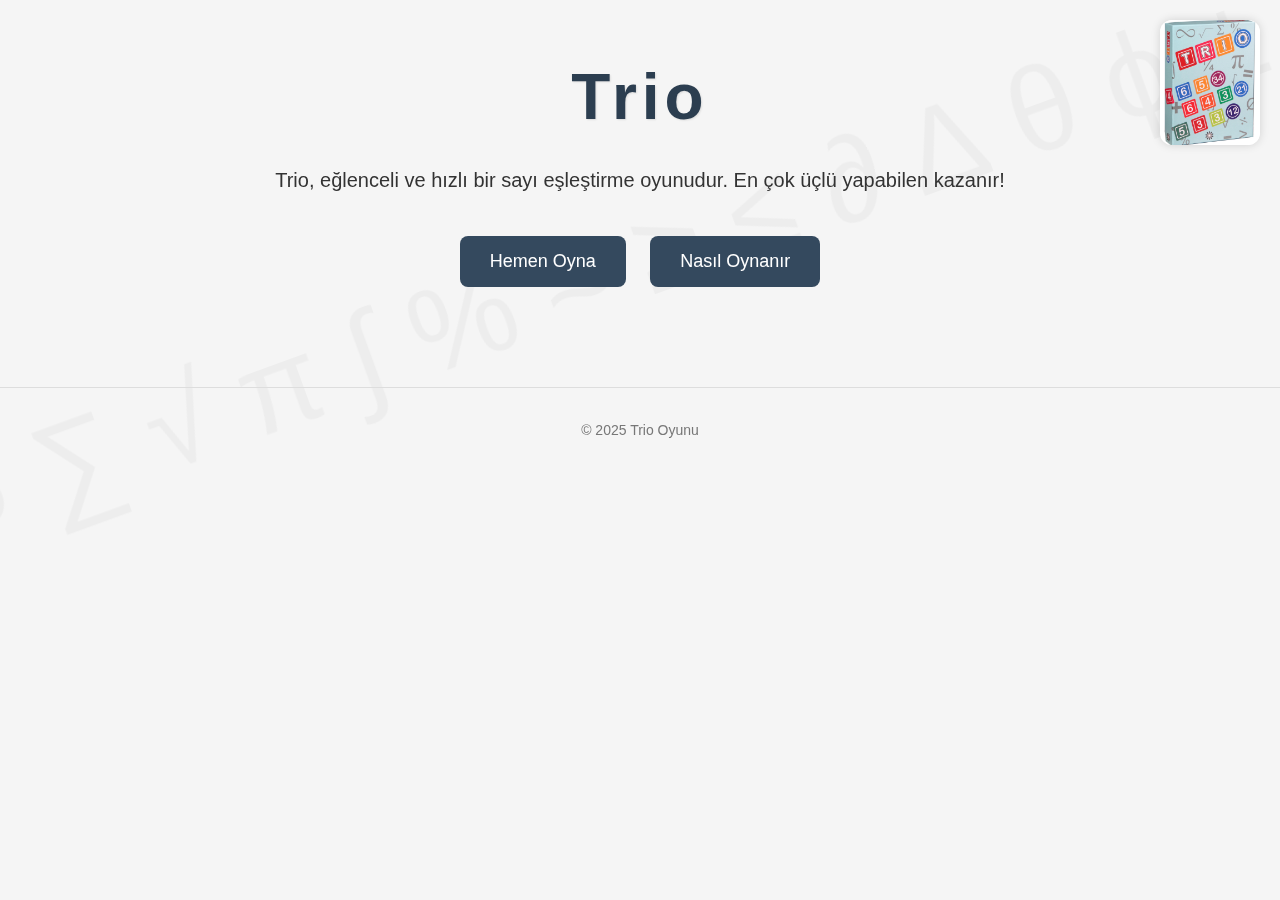
<file: index.html>
<!DOCTYPE html>
<html lang="tr">
<head>
  <meta charset="UTF-8">
  <meta name="viewport" content="width=device-width, initial-scale=1">
  <title>Trio | Sayı Eşleştirme Oyunu</title>
  <link rel="stylesheet" href="style.css">
</head>
<body>

  <img src="trio-game.jpg" alt="Trio Oyun Görseli" class="game-image">

  <div class="container">
    <h1 class="game-title">Trio</h1>

    <section class="description">
      <p>Trio, eğlenceli ve hızlı bir sayı eşleştirme oyunudur. En çok üçlü yapabilen kazanır!</p>
    </section>

    <div class="buttons">
      <button onclick="playGame()">Hemen Oyna</button>
      <button onclick="location.href='howtoplay.html'">Nasıl Oynanır</button>
    </div>
  </div>

  <footer>
    <p>© 2025 Trio Oyunu</p>
  </footer>

  <script src="app.js"></script>
</body>
</html>
</file>
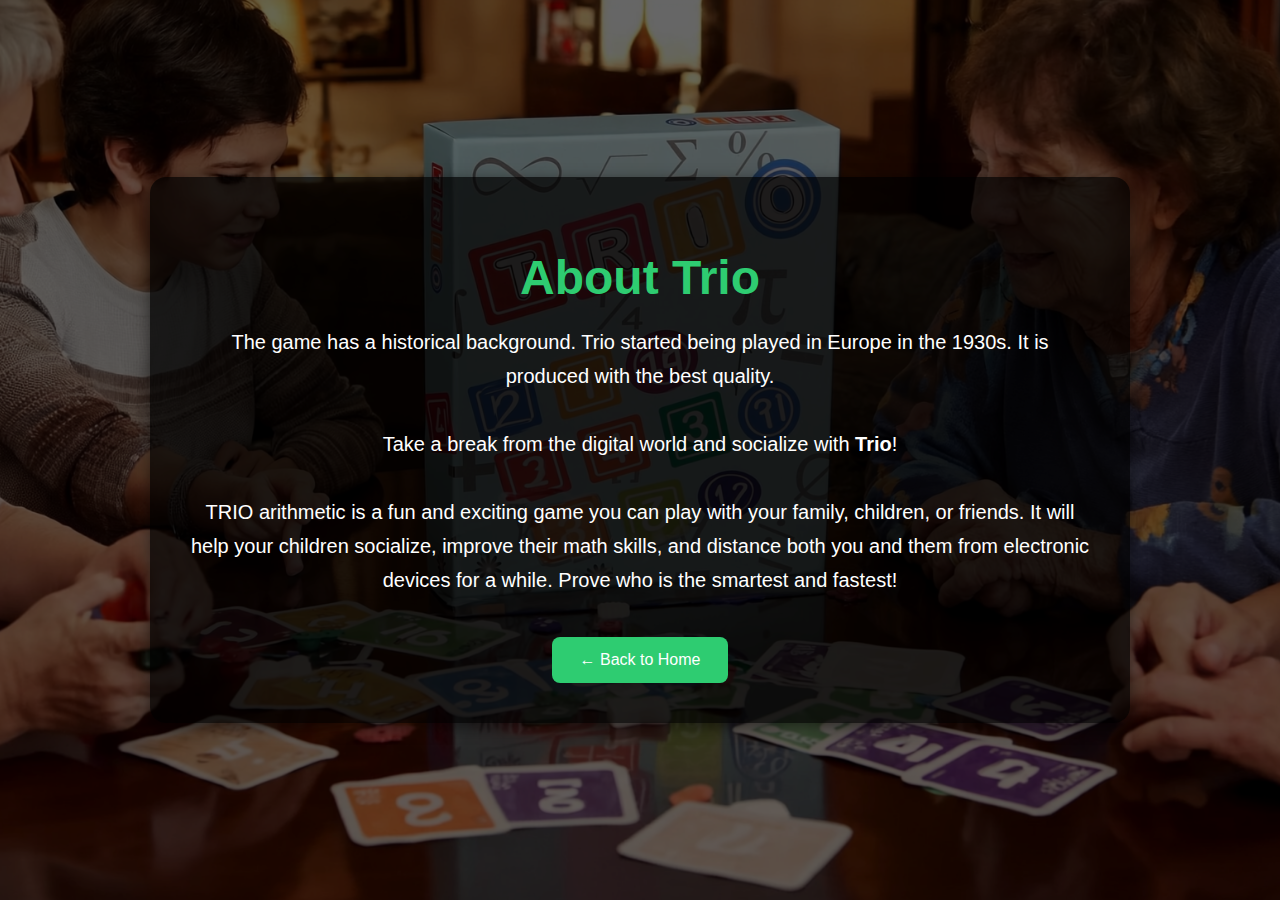
<file: aboutus.html>
<html lang="en">
<head>
  <meta charset="UTF-8">
  <title>About Us - Trio</title>
  <link rel="stylesheet" href="aboutus.css">
</head>
<body>
  <div class="overlay">
    <div class="container">
      <h1>About Trio</h1>
      <p>
        The game has a historical background. Trio started being played in Europe in the 1930s. 
        It is produced with the best quality.<br><br>
        Take a break from the digital world and socialize with <strong>Trio</strong>!
        <br><br>
        TRIO arithmetic is a fun and exciting game you can play with your family, children, or friends. 
        It will help your children socialize, improve their math skills, and distance both you 
        and them from electronic devices for a while. Prove who is the smartest and fastest!
      </p>
      <a href="index.html" class="back-button">← Back to Home</a>
    </div>
  </div>
</body>
</html>
</file>
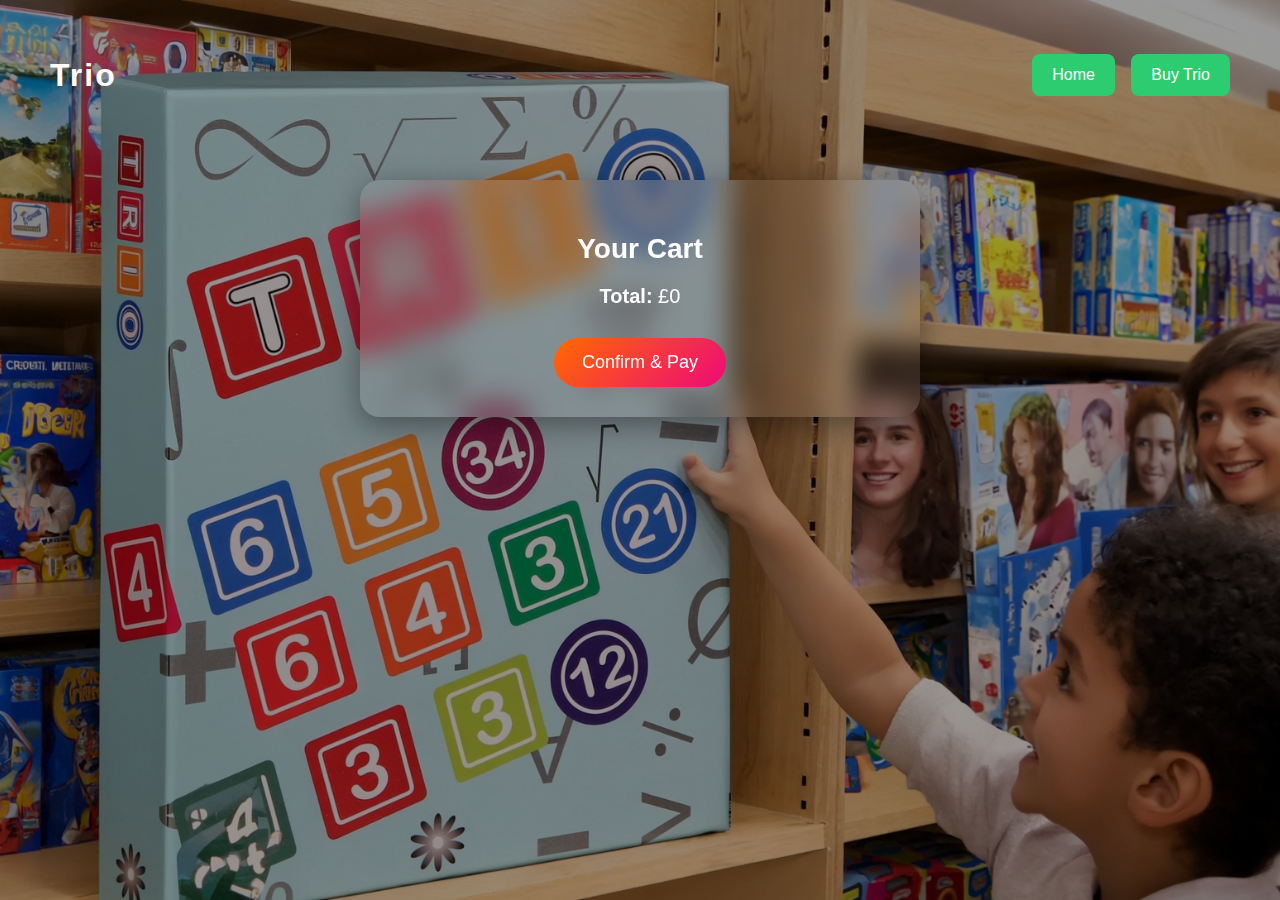
<file: cart.html>
<!DOCTYPE html>
<html lang="en">
<head>
  <meta charset="UTF-8">
  <title>Your Cart</title>
  <link rel="stylesheet" href="cart.css">
</head>
<body>

<div class="cart-hero">
  <nav class="purchase-navbar">
    <h2>Trio</h2>
    <div class="purchase-buttons">
      <button onclick="window.location.href='index.html'">Home</button>
      <button onclick="window.location.href='purchase.html'">Buy Trio</button>
    </div>
  </nav>

  <div class="cart-container">
    <h2>Your Cart</h2>
    <div id="cart-items"></div>
    <div id="total"></div>
    <button class="confirm-btn" onclick="confirmOrder()">Confirm & Pay</button>
  </div>
</div>

<script src="cart.js"></script>
</body>
</html>
</file>
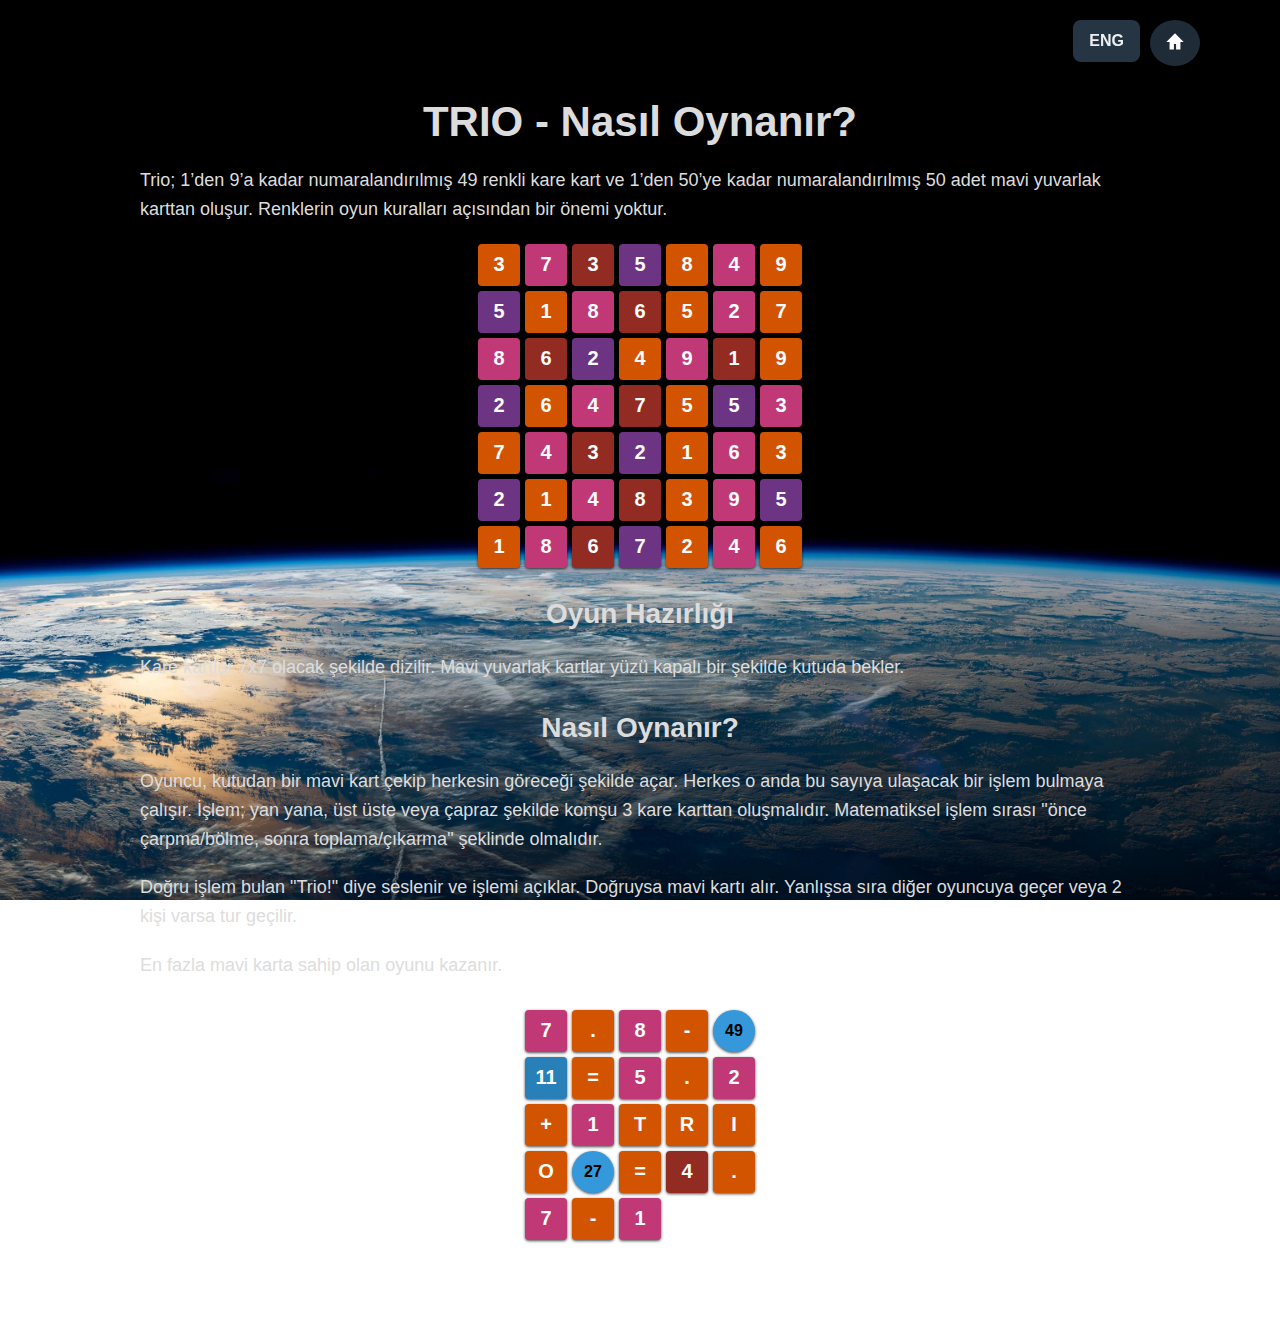
<file: howtoplay-tr.html>
<html lang="tr">
<head>
  <meta charset="UTF-8">
  <title>Trio Nasıl Oynanır?</title>
  <link rel="stylesheet" href="howtoplay-tr.css">
  <style>
    .lang-button {
      position: fixed;
      top: 20px;
      right: 20px;
      background-color: #3498db;
      color: #fff;
      padding: 10px 16px;
      border-radius: 6px;
      text-decoration: none;
      font-weight: bold;
      box-shadow: 0 2px 4px rgba(0,0,0,0.5);
      transition: background-color 0.3s;
      z-index: 100;
    }
    .lang-button:hover {
      background-color: #2980b9;
    }

    .eng-button {
      position: fixed;
      top: 20px;
      right: 140px;
      background-color: rgba(44, 62, 80, 0.85);
      color: #ecf0f1;
      padding: 12px 16px;
      border-radius: 8px;
      text-decoration: none;
      font-weight: bold;
      box-shadow: 0 3px 8px rgba(0,0,0,0.7);
      transition: all 0.3s ease;
      z-index: 100;
    }
    .eng-button:hover {
      background-color: rgba(52, 152, 219, 0.95);
      transform: scale(1.05);
    }

    .home-icon {
      position: fixed;
      top: 20px;
      right: 80px;
      z-index: 100;
    }
    .home-icon svg {
      transition: transform 0.3s ease;
    }
    .home-icon:hover svg {
      transform: scale(1.1);
    }
  </style>
</head>
<body>
  <div class="container">

    <!-- ENG butonu -->
    <a href="howtoplay.html" class="eng-button">ENG</a>

    <!-- Ana sayfa simgesi -->
    <a href="index.html" class="home-icon" title="Ana Sayfa">
      <svg xmlns="http://www.w3.org/2000/svg" width="26" height="26" fill="#ffffff" viewBox="0 0 24 24">
        <path d="M12 3l8 8h-3v7h-4v-5h-2v5H7v-7H4z"/>
      </svg>
    </a>

    <h1>TRIO - Nasıl Oynanır?</h1>

    <div class="instructions">
      <p>Trio; 1’den 9’a kadar numaralandırılmış 49 renkli kare kart ve 1’den 50’ye kadar numaralandırılmış 50 adet mavi yuvarlak karttan oluşur. Renklerin oyun kuralları açısından bir önemi yoktur.</p>
    </div>

    <div class="game-board">
      <!-- 7x7 tablo -->
      <div class="cell orange">3</div><div class="cell pink">7</div><div class="cell red">3</div><div class="cell purple">5</div><div class="cell orange">8</div><div class="cell pink">4</div><div class="cell orange">9</div>
      <div class="cell purple">5</div><div class="cell orange">1</div><div class="cell pink">8</div><div class="cell red">6</div><div class="cell orange">5</div><div class="cell pink">2</div><div class="cell orange">7</div>
      <div class="cell pink">8</div><div class="cell red">6</div><div class="cell purple">2</div><div class="cell orange">4</div><div class="cell pink">9</div><div class="cell red">1</div><div class="cell orange">9</div>
      <div class="cell purple">2</div><div class="cell orange">6</div><div class="cell pink">4</div><div class="cell red">7</div><div class="cell orange">5</div><div class="cell purple">5</div><div class="cell pink">3</div>
      <div class="cell orange">7</div><div class="cell pink">4</div><div class="cell red">3</div><div class="cell purple">2</div><div class="cell orange">1</div><div class="cell pink">6</div><div class="cell orange">3</div>
      <div class="cell purple">2</div><div class="cell orange">1</div><div class="cell pink">4</div><div class="cell red">8</div><div class="cell orange">3</div><div class="cell pink">9</div><div class="cell purple">5</div>
      <div class="cell orange">1</div><div class="cell pink">8</div><div class="cell red">6</div><div class="cell purple">7</div><div class="cell orange">2</div><div class="cell pink">4</div><div class="cell orange">6</div>
    </div>

    <div class="instructions">
      <h2>Oyun Hazırlığı</h2>
      <p>Kare kartlar 7x7 olacak şekilde dizilir. Mavi yuvarlak kartlar yüzü kapalı bir şekilde kutuda bekler.</p>

      <h2>Nasıl Oynanır?</h2>
      <p>Oyuncu, kutudan bir mavi kart çekip herkesin göreceği şekilde açar. Herkes o anda bu sayıya ulaşacak bir işlem bulmaya çalışır. İşlem; yan yana, üst üste veya çapraz şekilde komşu 3 kare karttan oluşmalıdır. Matematiksel işlem sırası "önce çarpma/bölme, sonra toplama/çıkarma" şeklinde olmalıdır.</p>

      <p>Doğru işlem bulan "Trio!" diye seslenir ve işlemi açıklar. Doğruysa mavi kartı alır. Yanlışsa sıra diğer oyuncuya geçer veya 2 kişi varsa tur geçilir.</p>

      <p>En fazla mavi karta sahip olan oyunu kazanır.</p>
    </div>

    <div class="mini-board">
      <div class="cell pink">7</div>
      <div class="cell orange">.</div>
      <div class="cell pink">8</div>
      <div class="cell orange">-</div>
      <div class="round">49</div>

      <div class="cell blue">11</div>
      <div class="cell orange">=</div>
      <div class="cell pink">5</div>
      <div class="cell orange">.</div>
      <div class="cell pink">2</div>
      <div class="cell orange">+</div>
      <div class="cell pink">1</div>

      <div class="cell orange">T</div>
      <div class="cell orange">R</div>
      <div class="cell orange">I</div>
      <div class="cell orange">O</div>

      <div class="round">27</div>
      <div class="cell orange">=</div>
      <div class="cell red">4</div>
      <div class="cell orange">.</div>
      <div class="cell pink">7</div>
      <div class="cell orange">-</div>
      <div class="cell pink">1</div>
    </div>

  </div>
</body>
</html>
</file>
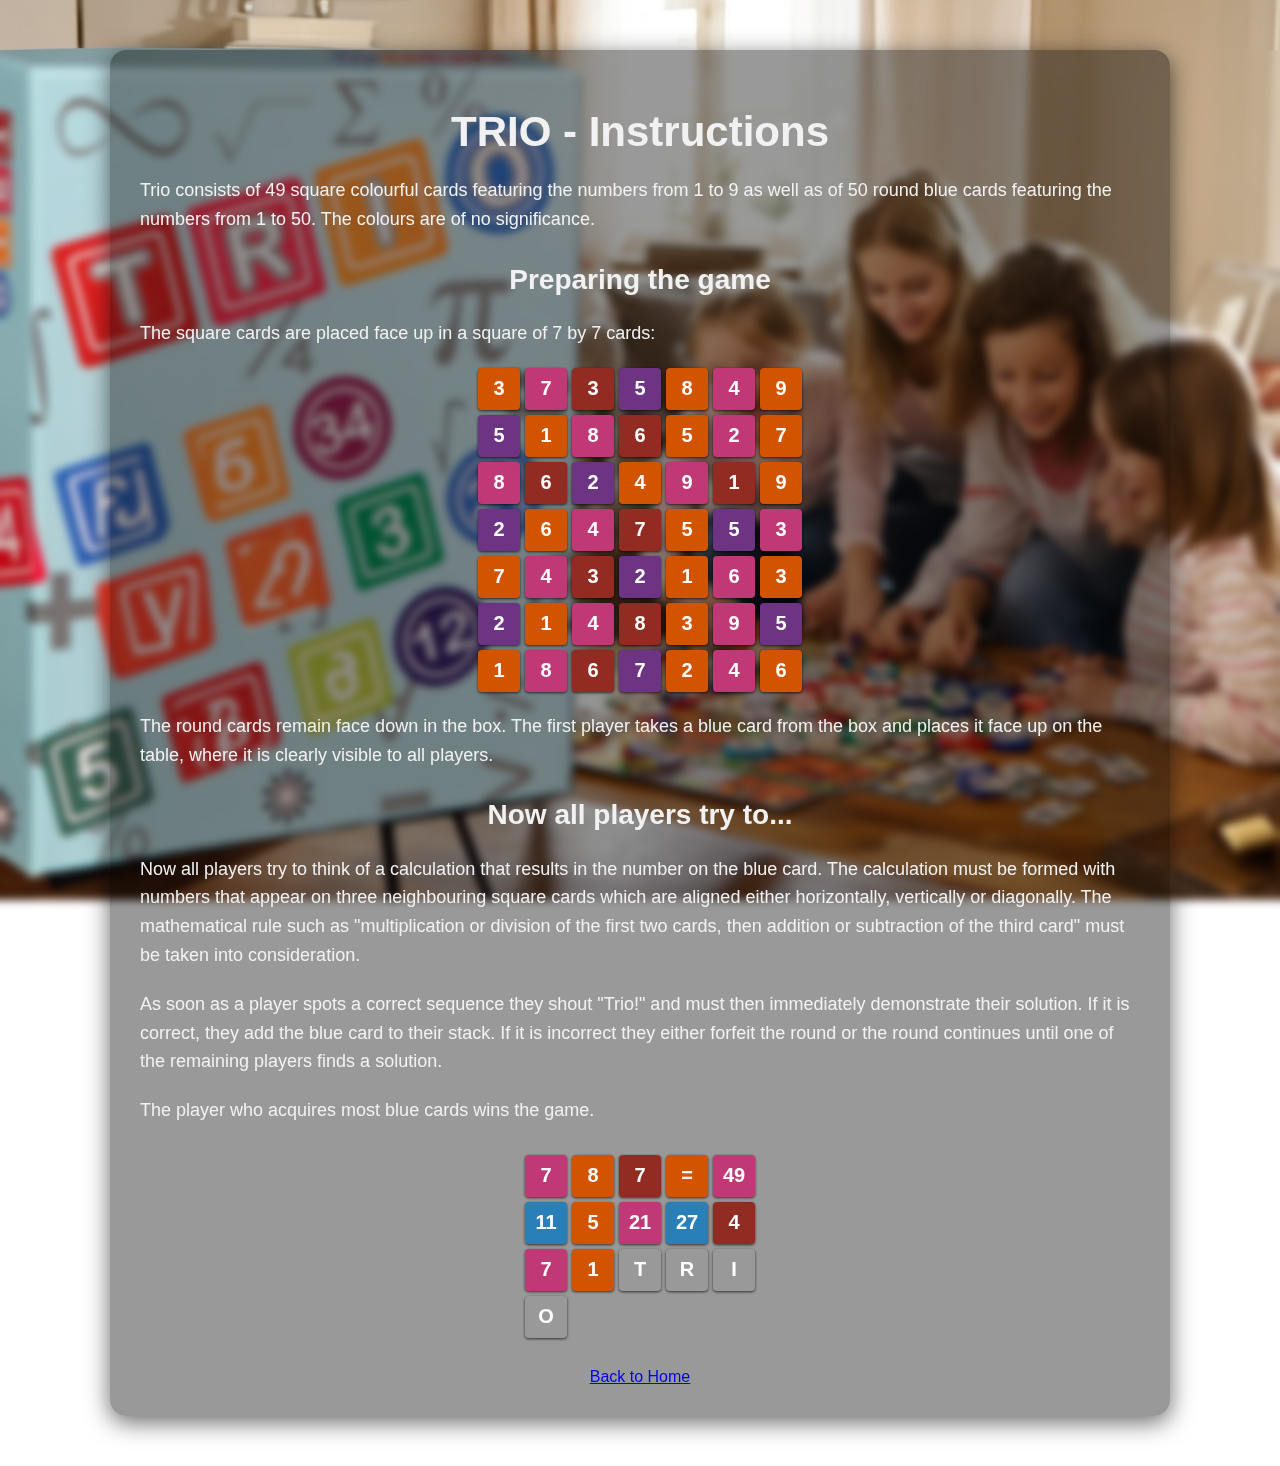
<file: howtoplay.html>
<!DOCTYPE html>
<html lang="en">
<head>
  <meta charset="UTF-8">
  <title>How to Play</title>
  <link rel="stylesheet" href="howtoplay.css">
</head>
<body>
  <div class="container">
    <h1>TRIO - Instructions</h1>

    <div class="instructions">
      <p>Trio consists of 49 square colourful cards featuring the numbers from 1 to 9 as well as of 50 round blue cards featuring the numbers from 1 to 50. The colours are of no significance.</p>

      <h2>Preparing the game</h2>
      <p>The square cards are placed face up in a square of 7 by 7 cards:</p>

      <div class="game-board">
        <!-- 7x7 tablo -->
        <div class="cell orange">3</div>
        <div class="cell pink">7</div>
        <div class="cell red">3</div>
        <div class="cell purple">5</div>
        <div class="cell orange">8</div>
        <div class="cell pink">4</div>
        <div class="cell orange">9</div>

        <div class="cell purple">5</div>
        <div class="cell orange">1</div>
        <div class="cell pink">8</div>
        <div class="cell red">6</div>
        <div class="cell orange">5</div>
        <div class="cell pink">2</div>
        <div class="cell orange">7</div>

        <div class="cell pink">8</div>
        <div class="cell red">6</div>
        <div class="cell purple">2</div>
        <div class="cell orange">4</div>
        <div class="cell pink">9</div>
        <div class="cell red">1</div>
        <div class="cell orange">9</div>

        <div class="cell purple">2</div>
        <div class="cell orange">6</div>
        <div class="cell pink">4</div>
        <div class="cell red">7</div>
        <div class="cell orange">5</div>
        <div class="cell purple">5</div>
        <div class="cell pink">3</div>

        <div class="cell orange">7</div>
        <div class="cell pink">4</div>
        <div class="cell red">3</div>
        <div class="cell purple">2</div>
        <div class="cell orange">1</div>
        <div class="cell pink">6</div>
        <div class="cell orange">3</div>

        <div class="cell purple">2</div>
        <div class="cell orange">1</div>
        <div class="cell pink">4</div>
        <div class="cell red">8</div>
        <div class="cell orange">3</div>
        <div class="cell pink">9</div>
        <div class="cell purple">5</div>

        <div class="cell orange">1</div>
        <div class="cell pink">8</div>
        <div class="cell red">6</div>
        <div class="cell purple">7</div>
        <div class="cell orange">2</div>
        <div class="cell pink">4</div>
        <div class="cell orange">6</div>
      </div>

      <p>The round cards remain face down in the box. The first player takes a blue card from the box and places it face up on the table, where it is clearly visible to all players.</p>

      <h2>Now all players try to...</h2>
      <p>Now all players try to think of a calculation that results in the number on the blue card. The calculation must be formed with numbers that appear on three neighbouring square cards which are aligned either horizontally, vertically or diagonally. The mathematical rule such as "multiplication or division of the first two cards, then addition or subtraction of the third card" must be taken into consideration.</p>

      <p>As soon as a player spots a correct sequence they shout "Trio!" and must then immediately demonstrate their solution. If it is correct, they add the blue card to their stack. If it is incorrect they either forfeit the round or the round continues until one of the remaining players finds a solution.</p>

      <p>The player who acquires most blue cards wins the game.</p>

      <!-- Çapraz TRIO mini tablo -->
      <div class="mini-board">
        <div class="cell pink">7</div>
        <div class="cell orange">8</div>
        <div class="cell red">7</div>
        <div class="cell orange">=</div>
        <div class="cell pink">49</div>

        <div class="cell blue">11</div>
        <div class="cell orange">5</div>
        <div class="cell pink">21</div>

        <div class="cell blue">27</div>
        <div class="cell red">4</div>
        <div class="cell pink">7</div>
        <div class="cell orange">1</div>

        <div class="cell t">T</div>
        <div class="cell r">R</div>
        <div class="cell i">I</div>
        <div class="cell o">O</div>
      </div>
    </div>

    <a href="index.html" class="back-button">Back to Home</a>
  </div>
</body>
</html>
</file>
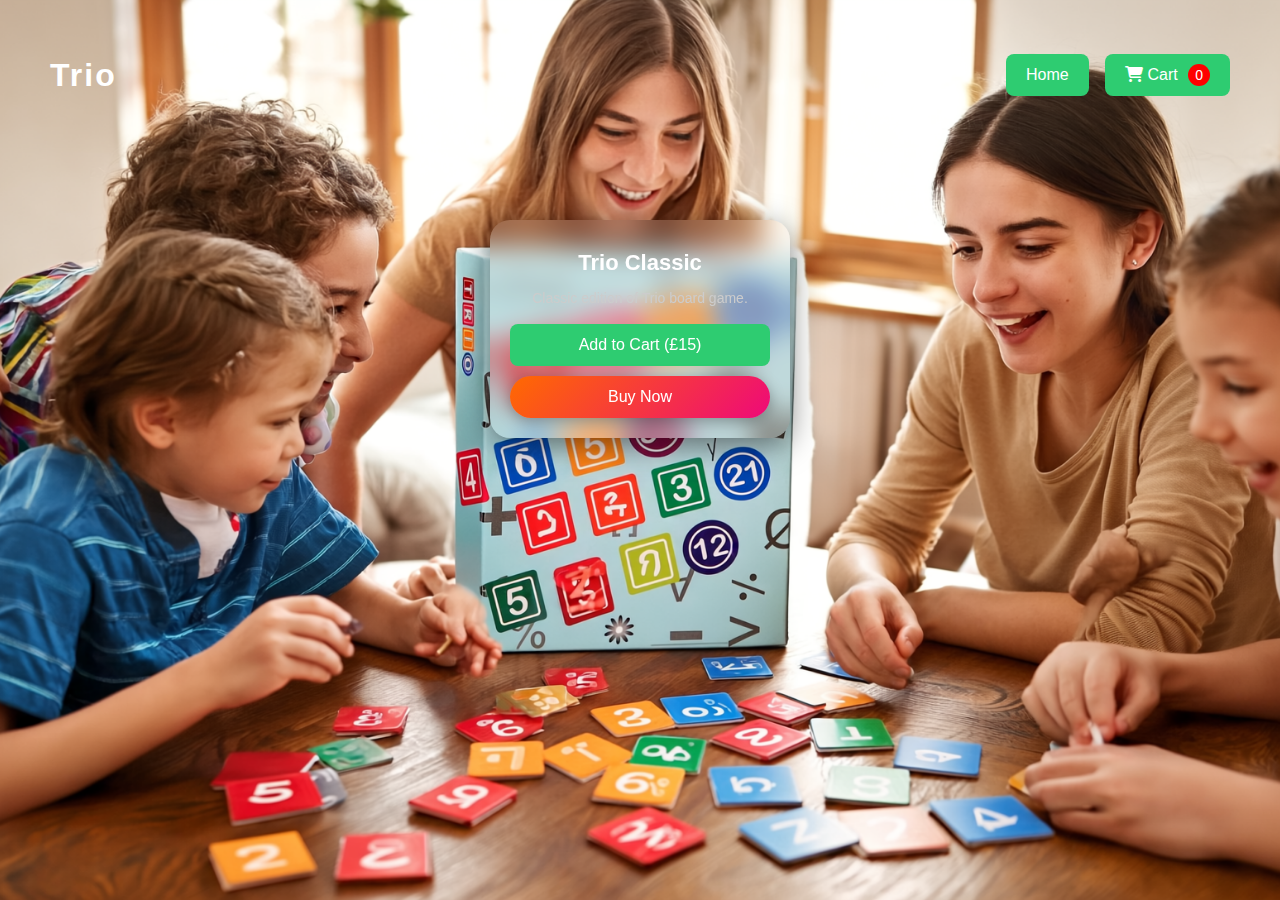
<file: purchase.html>
<!DOCTYPE html>
<html lang="en">
<head>
  <meta charset="UTF-8">
  <title>Buy Trio</title>
  <link rel="stylesheet" href="purchase.css">
  <link rel="stylesheet" href="https://cdnjs.cloudflare.com/ajax/libs/font-awesome/6.5.2/css/all.min.css">
</head>
<body>

<div class="purchase-hero">
  <nav class="purchase-navbar">
    <h2>Trio</h2>
    <div class="purchase-buttons">
      <button onclick="window.location.href='index.html'">Home</button>
      <button onclick="window.location.href='cart.html'">
        <i class="fas fa-shopping-cart"></i> Cart 
        <span id="cart-count">0</span>
      </button>
    </div>
  </nav>

  <div class="products-container">
    <div class="product-card">
      <h3>Trio Classic</h3>
      <p>Classic edition of Trio board game.</p>
      <button class="add-cart-btn" onclick="addToCart('Trio Classic', 15)">Add to Cart (£15)</button>

      <button class="buy-now-btn">Buy Now</button>
    </div>
  </div>

</div>

<script src="purchase.js"></script>
</body>
</html>
</file>
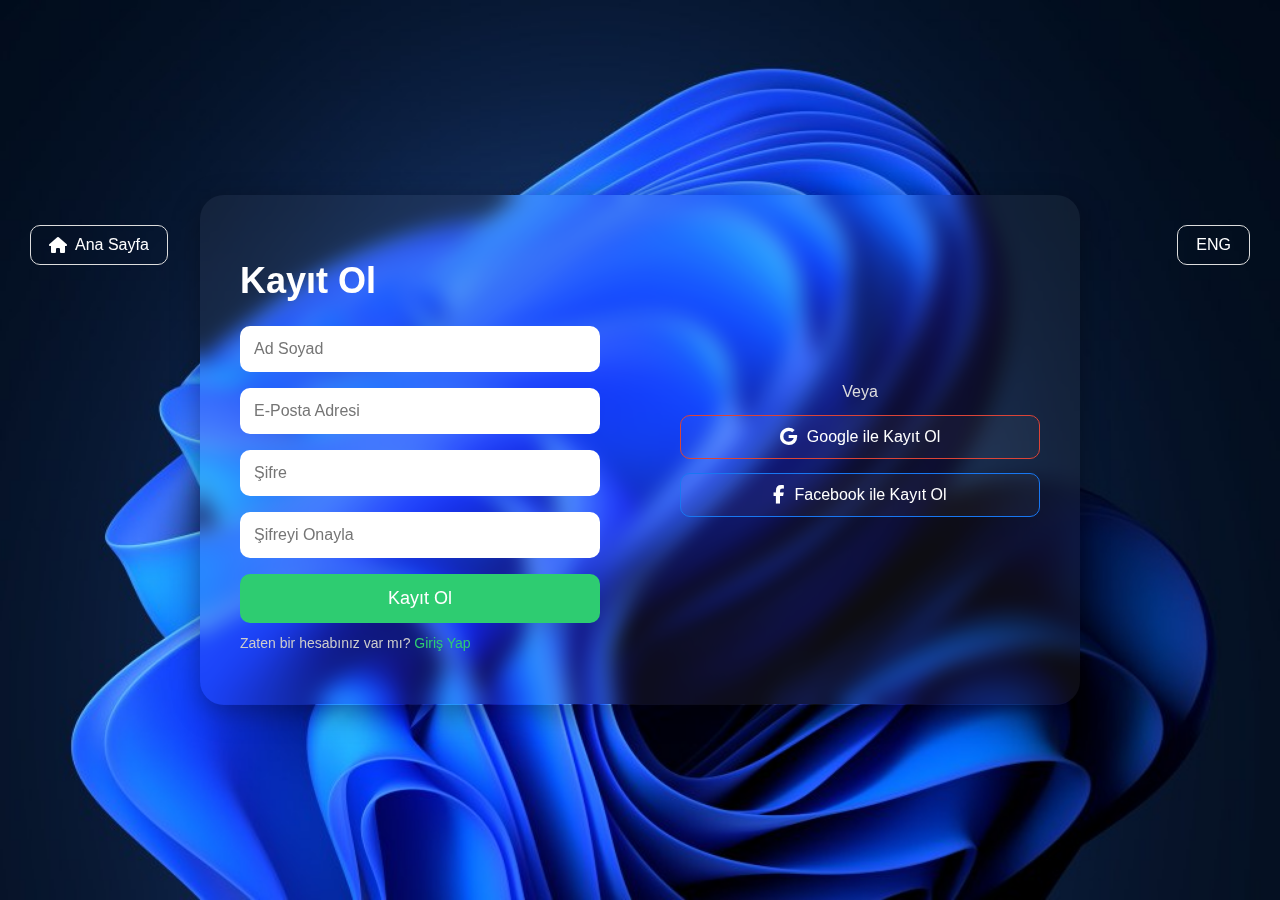
<file: register-tr.html>
<!DOCTYPE html>
<html lang="tr">
<head>
  <meta charset="UTF-8">
  <title>Trio Kayıt Ol</title>
  <link rel="stylesheet" href="register.css">
  <link rel="stylesheet" href="https://cdnjs.cloudflare.com/ajax/libs/font-awesome/6.5.2/css/all.min.css">
</head>
<body>

<div class="signup-hero">

  <!-- Home Butonu -->
  <button class="home-btn" onclick="window.location.href='index.html'">
    <i class="fas fa-home"></i> Ana Sayfa
  </button>

  <!-- ENG Butonu -->
  <button class="lang-btn" onclick="window.location.href='register.html'">
    ENG
  </button>

  <div class="signup-card">
    <div class="signup-left">
      <h1>Kayıt Ol</h1>
      <input type="text" placeholder="Ad Soyad">
      <input type="email" placeholder="E-Posta Adresi">
      <input type="password" placeholder="Şifre">
      <input type="password" placeholder="Şifreyi Onayla">
      <button class="signup-btn">Kayıt Ol</button>
      <p class="login-link">Zaten bir hesabınız var mı? <a href="index.html">Giriş Yap</a></p>
    </div>

    <div class="signup-right">
      <p class="or-text">Veya</p>
      <button class="social-btn google"><i class="fab fa-google"></i> Google ile Kayıt Ol</button>
      <button class="social-btn facebook"><i class="fab fa-facebook-f"></i> Facebook ile Kayıt Ol</button>
    </div>
  </div>

</div>

</body>
</html>
</file>
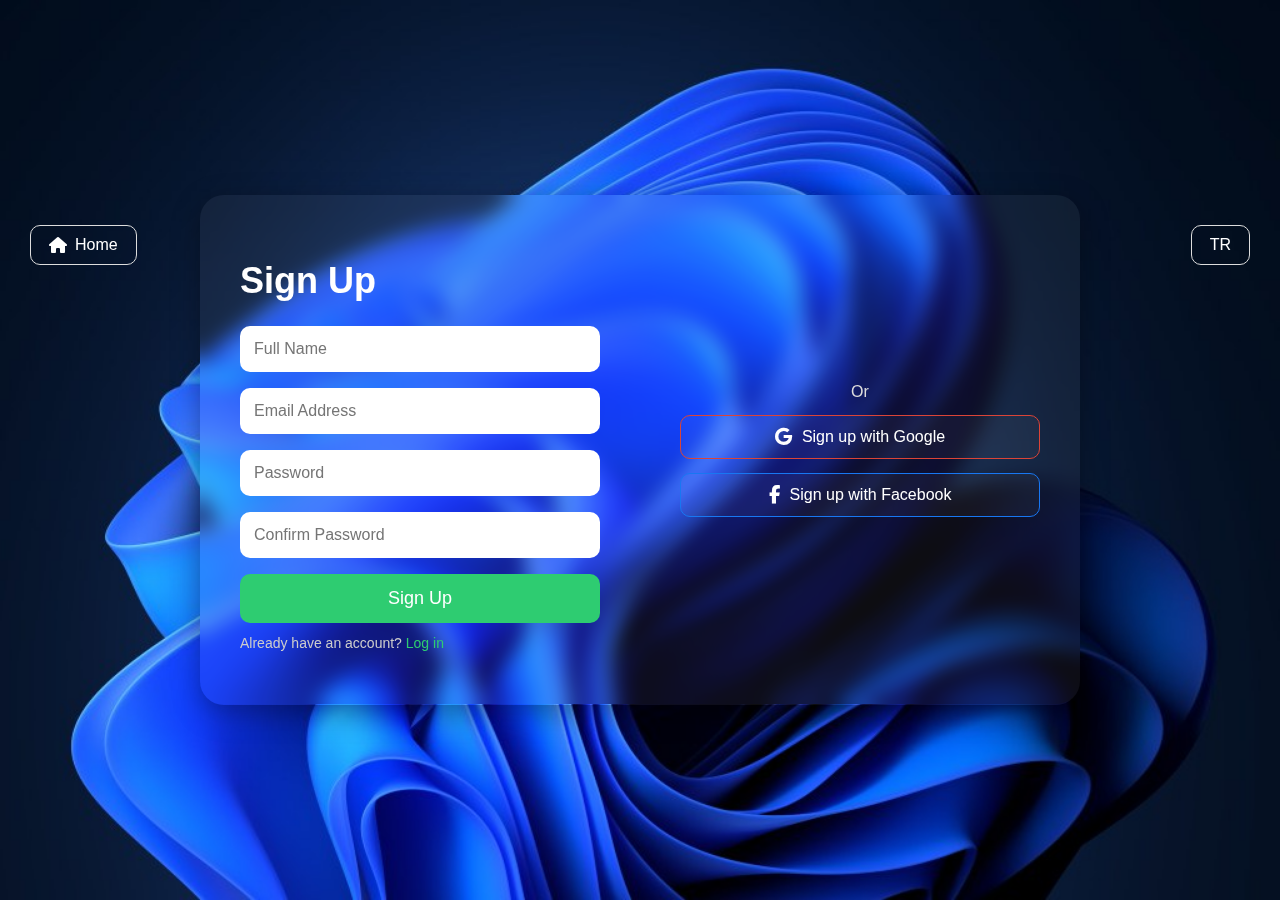
<file: register.html>
<!DOCTYPE html>
<html lang="en">
<head>
  <meta charset="UTF-8">
  <title>Trio Sign Up</title>
  <link rel="stylesheet" href="register.css">
  <link rel="stylesheet" href="https://cdnjs.cloudflare.com/ajax/libs/font-awesome/6.5.2/css/all.min.css">
</head>
<body>

<div class="signup-hero">
  <div class="signup-overlay"></div>
  <div class="signup-hero">
    <!-- butonlar ve signup-card burada -->
  </div>
  
  <button class="home-btn" onclick="window.location.href='index.html'">
    <i class="fas fa-home"></i> Home
  </button>

  <button class="lang-btn" onclick="window.location.href='register-tr.html'">TR</button>

  <div class="signup-card">
    <div class="signup-left">
      <h1>Sign Up</h1>
      <input type="text" placeholder="Full Name">
      <input type="email" placeholder="Email Address">
      <input type="password" placeholder="Password">
      <input type="password" placeholder="Confirm Password">
      <button class="signup-btn">Sign Up</button>
      <p class="login-link">Already have an account? <a href="index.html">Log in</a></p>
    </div>

    <div class="signup-right">
      <p class="or-text">Or</p>
      <button class="social-btn google"><i class="fab fa-google"></i> Sign up with Google</button>
      <button class="social-btn facebook"><i class="fab fa-facebook-f"></i> Sign up with Facebook</button>
    </div>
  </div>

</div>

</body>
</html>
</file>
<file: style.css>
body {
  margin: 0;
  font-family: 'Segoe UI', Tahoma, Geneva, Verdana, sans-serif;
  background-color: #f5f5f5;
  color: #333;
  text-align: center;
  position: relative;
  overflow-x: hidden;
}

/* Matematiksel semboller arka plan */
body::before {
  content: "∞ ∑ √ π ∫ % ≈ ≥ ≤ ∂ ∆ θ ϕ ± ÷ × ⊕ ⊗ ∇ ∞ ∫ ∂";
  font-size: 120px;
  color: rgba(0, 0, 0, 0.03);
  position: fixed;
  top: 0;
  left: 0;
  width: 200%;
  height: 200%;
  white-space: pre-wrap;
  line-height: 150px;
  z-index: -1;
  pointer-events: none;
  transform: rotate(-20deg);
}

.container {
  max-width: 900px;
  margin: auto;
  padding: 40px 20px;
}

/* Lüks Trio Başlığı */
.game-title {
  font-size: 64px;
  margin: 20px 0;
  letter-spacing: 5px;
  color: #2c3e50;
  font-weight: 800;
  text-shadow: 1px 1px 2px rgba(0,0,0,0.1);
}

/* Görsel sağ üst köşede küçük */
.game-image {
  position: absolute;
  top: 20px;
  right: 20px;
  width: 100px;
  border-radius: 12px;
  box-shadow: 0 0 10px rgba(0,0,0,0.15);
}

.description, .how-to-play {
  margin: 30px 0;
}

.description p {
  font-size: 20px;
  line-height: 1.6;
}

.how-to-play h2 {
  font-size: 28px;
  margin-bottom: 10px;
  color: #2c3e50;
}

.how-to-play ul {
  list-style-type: none;
  padding: 0;
}

.how-to-play li {
  font-size: 18px;
  margin: 8px 0;
}

.buttons {
  margin-top: 30px;
}

/* Modern Butonlar */
.buttons button {
  background: #34495e;
  color: #fff;
  border: none;
  padding: 15px 30px;
  margin: 10px;
  border-radius: 8px;
  font-size: 18px;
  cursor: pointer;
  transition: all 0.3s ease;
}

.buttons button:hover {
  background: #2c3e50;
}

footer {
  margin-top: 50px;
  padding: 20px;
  border-top: 1px solid #ddd;
  font-size: 14px;
  color: #777;
}
</file>
<file: aboutus.css>
body {
    margin: 0;
    font-family: 'Segoe UI', sans-serif;
    color: #fff;
    text-align: center;
    background: url('images/triotr.png') no-repeat center center fixed;
    background-size: cover;
    animation: fadeIn 1.5s ease;
  }
  
  .overlay {
    width: 100%;
    height: 100vh;
    background: rgba(0,0,0,0.6);
    display: flex;
    flex-direction: column;
    justify-content: center;
    align-items: center;
    padding: 30px;
    box-sizing: border-box;
  }
  
  .container {
    max-width: 900px;
    background-color: rgba(0, 0, 0, 0.7);
    padding: 40px;
    border-radius: 16px;
    box-shadow: 0 4px 15px rgba(0,0,0,0.5);
  }
  
  h1 {
    font-size: 48px;
    margin-bottom: 20px;
    color: #2ecc71;
  }
  
  p {
    font-size: 20px;
    line-height: 1.7;
    margin-bottom: 40px;
  }
  
  .back-button {
    display: inline-block;
    padding: 14px 28px;
    background-color: #2ecc71;
    color: #fff;
    text-decoration: none;
    border-radius: 8px;
    transition: background 0.3s;
  }
  
  .back-button:hover {
    background-color: #27ae60;
  }
  
  @keyframes fadeIn {
    from {opacity: 0;}
    to {opacity: 1;}
  }
</file>
<file: cart.css>
body {
    margin: 0;
    padding: 0;
    font-family: 'Segoe UI', sans-serif;
    background: url("images/triocart.png") no-repeat center center/cover;
    color: #fff;
  }
  
  .cart-hero {
    width: 100%;
    height: 100vh;
    background: rgba(0,0,0,0.4);
    padding: 30px 50px;
    box-sizing: border-box;
  }
  
  .purchase-navbar {
    display: flex;
    justify-content: space-between;
    align-items: center;
  }
  
  .purchase-navbar h2 {
    color: #fff;
    font-size: 32px;
    letter-spacing: 2px;
  }
  
  .purchase-buttons button {
    background: #2ecc71;
    color: #fff;
    border: none;
    padding: 12px 20px;
    margin-left: 12px;
    border-radius: 8px;
    font-size: 16px;
    cursor: pointer;
  }
  
  .purchase-buttons button:hover {
    background: #27ae60;
  }
  
  .cart-container {
    margin-top: 60px;
    background: rgba(255,255,255,0.08);
    backdrop-filter: blur(14px);
    padding: 30px;
    border-radius: 20px;
    max-width: 500px;
    margin-left: auto;
    margin-right: auto;
    text-align: center;
    box-shadow: 0 8px 30px rgba(0,0,0,0.4);
  }
  
  .cart-container h2 {
    font-size: 28px;
    margin-bottom: 20px;
  }
  
  .cart-item {
    padding: 12px;
    border-bottom: 1px solid rgba(255,255,255,0.2);
    font-size: 18px;
  }
  
  #total {
    margin-top: 20px;
    font-size: 20px;
  }
  
  .confirm-btn {
    background: linear-gradient(135deg, #ff6a00, #ee0979);
    color: #fff;
    border: none;
    padding: 14px 28px;
    border-radius: 50px;
    font-size: 18px;
    cursor: pointer;
    margin-top: 30px;
    transition: 0.3s ease;
  }
  
  .confirm-btn:hover {
    opacity: 0.9;
  }
</file>
<file: howtoplay-tr.css>
body {
    margin: 0;
    font-family: 'Poppins', sans-serif;
    color: #f1f1f1;
    text-align: center;
    background: url('images/background3.png') no-repeat center center fixed;
    background-size: cover;
  }
  
  .container {
    max-width: 1000px;
    margin: 50px auto;
    padding: 20px;
    border-radius: 16px;
  }
  
  h1 {
    font-size: 42px;
    margin-bottom: 20px;
    color: #dcdcdc;
  
  
  
  }
  
  h2 {
    font-size: 28px;
    margin-top: 30px;
    color: #dcdcdc;
  
  
  }
  
  p {
    font-size: 18px;
    text-align: left;
    line-height: 1.6;
    margin: 20px 0;
    color: #ddd;
  }
  
  /* Alt kısımdaki back button */
/* Sağ üst köşe home ikonu */
.home-icon {
  position: fixed;
  top: 20px;
  right: 20px;
  font-size: 30px;
  text-decoration: none;
  color: #f1f1f1;
  background: rgba(44, 62, 80, 0.7);
  padding: 10px 12px;
  border-radius: 50%;
  box-shadow: 0 2px 6px rgba(0,0,0,0.6);
  transition: all 0.3s ease;
  z-index: 1000;
}

.home-icon:hover {
  background: rgba(52, 73, 94, 0.9);
  transform: scale(1.1);
  color: #fff;
}


  
  
  .game-board {
    display: grid;
    grid-template-columns: repeat(7, 42px);
    gap: 5px;
    justify-content: center;
    margin: 20px auto;
  }
  
  .cell {
    width: 42px;
    height: 42px;
    display: flex;
    justify-content: center;
    align-items: center;
    font-size: 20px;
    font-weight: bold;
    color: #fdfdfd;
    border-radius: 4px;
    box-shadow: 0 1px 3px rgba(0,0,0,0.7);
  }
  
  .orange { background-color: #d35400; }
  .pink   { background-color: #c03976; }
  .red    { background-color: #922b21; }
  .purple { background-color: #6c3483; }
  .blue   { background-color: #2980b9; }
  
  .mini-board {
    display: grid;
    grid-template-columns: repeat(5, 42px);
    gap: 5px;
    justify-content: center;
    margin: 30px auto;
    max-width: 300px;
  }
  
  .round {
    width: 42px;
    height: 42px;
    border-radius: 50%;
    background-color: #3498db;
    color: #000;
    display: flex;
    justify-content: center;
    align-items: center;
    font-weight: bold;
    box-shadow: 0 1px 3px rgba(0,0,0,0.7);
  }

  .eng-button {
    position: fixed;
    top: 20px;
    right: 140px;
    background-color: rgba(44, 62, 80, 0.85);
    color: #ecf0f1;
    padding: 12px 16px;
    border-radius: 8px;
    text-decoration: none;
    font-weight: bold;
    box-shadow: 0 3px 8px rgba(0,0,0,0.7);
    transition: all 0.3s ease;
    z-index: 100;
  }
  
  .eng-button:hover {
    background-color: rgba(52, 152, 219, 0.95);
    transform: scale(1.05);
  }
  
  .home-icon {
    position: fixed;
    top: 20px;
    right: 80px;
    z-index: 100;
  }
  
  .home-icon svg {
    transition: transform 0.3s ease;
  }
  
  .home-icon:hover svg {
    transform: scale(1.1);
  }
  
  
  /* TRIO harfleri renkli */
  .cell.t { background-color: #ff4757; }
  .cell.r { background-color: #ffa502; }
  .cell.i { background-color: #2ed573; }
  .cell.o { background-color: #1e90ff; }
</file>
<file: howtoplay.css>
body {
  margin: 0;
  font-family: 'Poppins', sans-serif;
  color: #f1f1f1;
  text-align: center;
  background: url('images/trioabout.png') no-repeat center center fixed;
  background-size: cover;
  backdrop-filter: blur(4px);
}

.container {
  max-width: 1000px;
  margin: 50px auto;
  padding: 30px;
  border-radius: 16px;
  background: rgba(0, 0, 0, 0.4);
  backdrop-filter: blur(8px);
  box-shadow: 0 6px 24px rgba(0,0,0,0.6);
}

.top-buttons {
  position: fixed;
  top: 20px;
  right: 20px;
  display: flex;
  gap: 12px;
  z-index: 100;
}

.lang-button, .tr-button {
  background-color: rgba(44, 62, 80, 0.85);
  color: #ecf0f1;
  padding: 12px 16px;
  border-radius: 8px;
  text-decoration: none;
  font-weight: bold;
  box-shadow: 0 3px 8px rgba(0,0,0,0.7);
  transition: all 0.3s ease;
}

.lang-button:hover, .tr-button:hover {
  background-color: rgba(52, 152, 219, 0.95);
  transform: scale(1.05);
}

.home-icon {
  font-size: 30px;
  text-decoration: none;
  color: #f1f1f1;
  background: rgba(44, 62, 80, 0.7);
  padding: 10px 12px;
  border-radius: 50%;
  box-shadow: 0 2px 6px rgba(0,0,0,0.6);
  transition: all 0.3s ease;
  display: flex;
  align-items: center;
  justify-content: center;
}

.home-icon:hover {
  background: rgba(52, 73, 94, 0.9);
  transform: scale(1.1);
}

.home-icon svg {
  transition: transform 0.3s ease;
}

.home-icon:hover svg {
  transform: scale(1.1);
}

h1 {
  font-size: 42px;
  margin-bottom: 20px;
}

h2 {
  font-size: 28px;
  margin-top: 30px;
}

p {
  font-size: 18px;
  text-align: left;
  line-height: 1.6;
  margin: 20px 0;
}

.game-board {
  display: grid;
  grid-template-columns: repeat(7, 42px);
  gap: 5px;
  justify-content: center;
  margin: 20px auto;
}

.cell {
  width: 42px;
  height: 42px;
  display: flex;
  justify-content: center;
  align-items: center;
  font-size: 20px;
  font-weight: bold;
  color: #fdfdfd;
  border-radius: 4px;
  box-shadow: 0 1px 3px rgba(0,0,0,0.7);
}

.orange { background-color: #d35400; }
.pink   { background-color: #c03976; }
.red    { background-color: #922b21; }
.purple { background-color: #6c3483; }
.blue   { background-color: #2980b9; }

.mini-board {
  display: grid;
  grid-template-columns: repeat(5, 42px);
  gap: 5px;
  justify-content: center;
  margin: 30px auto;
  max-width: 300px;
}

.round {
  width: 42px;
  height: 42px;
  border-radius: 50%;
  background-color: #3498db;
  color: #000;
  display: flex;
  justify-content: center;
  align-items: center;
  font-weight: bold;
  box-shadow: 0 1px 3px rgba(0,0,0,0.7);
}
</file>
<file: purchase.css>
body {
  margin: 0;
  padding: 0;
  font-family: 'Segoe UI', sans-serif;
}

/* Purchase Page Arka Plan */
.purchase-hero {
  width: 100%;
  height: 100vh;
  background: url("images/trio4.png") no-repeat center center/cover;
  padding: 30px 50px;
  box-sizing: border-box;
  display: flex;
  flex-direction: column;
  animation: fadeIn 1.5s ease;
}

.purchase-navbar {
  display: flex;
  justify-content: space-between;
  align-items: center;
}

.purchase-navbar h2 {
  color: #fff;
  font-size: 32px;
  letter-spacing: 2px;
}

.purchase-buttons button {
  background: #2ecc71;
  color: #fff;
  border: none;
  padding: 12px 20px;
  margin-left: 12px;
  border-radius: 8px;
  font-size: 16px;
  cursor: pointer;
  transition: 0.3s ease;
}

.purchase-buttons button:hover {
  background: #27ae60;
}

#cart-count {
  background: red;
  border-radius: 50%;
  padding: 3px 7px;
  font-size: 14px;
  margin-left: 6px;
}

.products-container {
  display: flex;
  justify-content: center;
  gap: 30px;
  margin-top: 100px;
  flex-wrap: wrap;
}

.product-card {
  background: rgba(255,255,255,0.12);
  backdrop-filter: blur(14px);
  padding: 20px;
  border-radius: 20px;
  text-align: center;
  color: #fff;
  width: 260px;
  box-shadow: 0 8px 30px rgba(0,0,0,0.5);
}

.product-card h3 {
  margin: 10px 0;
  font-size: 22px;
}

.product-card p {
  font-size: 14px;
  color: #ccc;
  margin-bottom: 18px;
}

.add-cart-btn {
  background: #2ecc71;
  color: #fff;
  border: none;
  padding: 12px;
  border-radius: 8px;
  font-size: 16px;
  cursor: pointer;
  transition: 0.3s ease;
  width: 100%;
  margin-bottom: 10px;
}

.add-cart-btn:hover {
  background: #27ae60;
}

.buy-now-btn {
  background: linear-gradient(135deg, #ff6a00, #ee0979);
  color: #fff;
  border: none;
  padding: 12px;
  border-radius: 50px;
  font-size: 16px;
  cursor: pointer;
  transition: 0.3s ease;
  width: 100%;
  box-shadow: 0 4px 15px rgba(0,0,0,0.3);
}

.buy-now-btn:hover {
  opacity: 0.9;
}

@keyframes fadeIn {
  from {opacity: 0;}
  to {opacity: 1;}
}

/* Cart Page Arka Plan */
.cart-hero {
  width: 100%;
  height: 100vh;
  background: url("images/triocart.png") no-repeat center center/cover;
  display: flex;
  align-items: center;
  justify-content: center;
  animation: fadeIn 1.5s ease;
}

.checkout-container {
  background: rgba(255,255,255,0.15);
  backdrop-filter: blur(16px);
  padding: 40px;
  border-radius: 20px;
  text-align: center;
  color: #fff;
  box-shadow: 0 8px 30px rgba(0,0,0,0.5);
}

.checkout-container h2 {
  font-size: 30px;
  margin-bottom: 20px;
}

.checkout-container p {
  font-size: 18px;
  margin-bottom: 30px;
}

.confirm-btn {
  background: linear-gradient(135deg, #ff6a00, #ee0979);
  color: #fff;
  border: none;
  padding: 14px 30px;
  border-radius: 50px;
  font-size: 18px;
  cursor: pointer;
  transition: 0.3s ease;
  margin-right: 20px;
}

.confirm-btn:hover {
  opacity: 0.9;
}

.back-btn {
  background: #2ecc71;
  color: #fff;
  border: none;
  padding: 14px 30px;
  border-radius: 50px;
  font-size: 18px;
  cursor: pointer;
  transition: 0.3s ease;
}

.back-btn:hover {
  background: #27ae60;
}
</file>
<file: register.css>
body {
  margin: 0;
  padding: 0;
  font-family: 'Segoe UI', sans-serif;
  background: url("images/background.png") no-repeat center center/cover;
  height: 100vh;
  display: flex;
  justify-content: center;
  align-items: center;
}

.signup-hero {
  width: 100%;
  display: flex;
  flex-direction: column;
  align-items: center;
  position: relative;
}

/* Home ve TR butonları — sadece blur'lu, arkaplan transparan */
.home-btn, .lang-btn {
  position: absolute;
  top: 30px;
  background: transparent;
  color: #fff;
  border: 1px solid #ddd;
  padding: 10px 18px;
  border-radius: 10px;
  font-size: 16px;
  cursor: pointer;
  backdrop-filter: blur(6px);
  display: flex;
  align-items: center;
  transition: 0.3s;
}

.home-btn {
  left: 30px;
}

.lang-btn {
  right: 30px;
}

.home-btn i, .lang-btn i {
  margin-right: 8px;
}

.home-btn:hover, .lang-btn:hover {
  background: transparent;
}

/* Signup kart alanı */
.signup-card {
  background: rgba(255, 255, 255, 0.05);
  backdrop-filter: blur(10px);
  display: flex;
  padding: 40px;
  border-radius: 24px;
  box-shadow: 0 8px 28px rgba(0, 0, 0, 0.35);
  max-width: 800px;
  width: 90%;
  justify-content: space-between;
  align-items: center;
}

.signup-left {
  display: flex;
  flex-direction: column;
  width: 45%;
}

.signup-left h1 {
  color: #fff;
  font-size: 36px;
  margin-bottom: 24px;
}

.signup-left input {
  padding: 14px;
  margin-bottom: 16px;
  border-radius: 10px;
  border: none;
  font-size: 16px;
}

.signup-btn {
  background: #2ecc71;
  color: #fff;
  border: none;
  padding: 14px;
  border-radius: 10px;
  font-size: 18px;
  cursor: pointer;
  transition: 0.3s;
}

.signup-btn:hover {
  background: #27ae60;
}

.login-link {
  color: #ccc;
  font-size: 14px;
  margin-top: 12px;
}

.login-link a {
  color: #2ecc71;
  text-decoration: none;
}

.login-link a:hover {
  text-decoration: underline;
}

.signup-right {
  display: flex;
  flex-direction: column;
  align-items: center;
  width: 45%;
}

.or-text {
  color: #ddd;
  margin: 14px 0;
}

.social-btn {
  display: flex;
  align-items: center;
  justify-content: center;
  padding: 12px 18px;
  border-radius: 10px;
  border: 1px solid #ddd;
  background: rgba(255,255,255,0.04);
  color: #fff;
  font-size: 16px;
  width: 100%;
  margin-bottom: 14px;
  cursor: pointer;
  transition: 0.3s;
}

.social-btn i {
  margin-right: 10px;
  font-size: 18px;
}

.social-btn:hover {
  background: rgba(255,255,255,0.08);
}

.google {
  border-color: #db4437;
}

.facebook {
  border-color: #1877f2;
}
</file>
